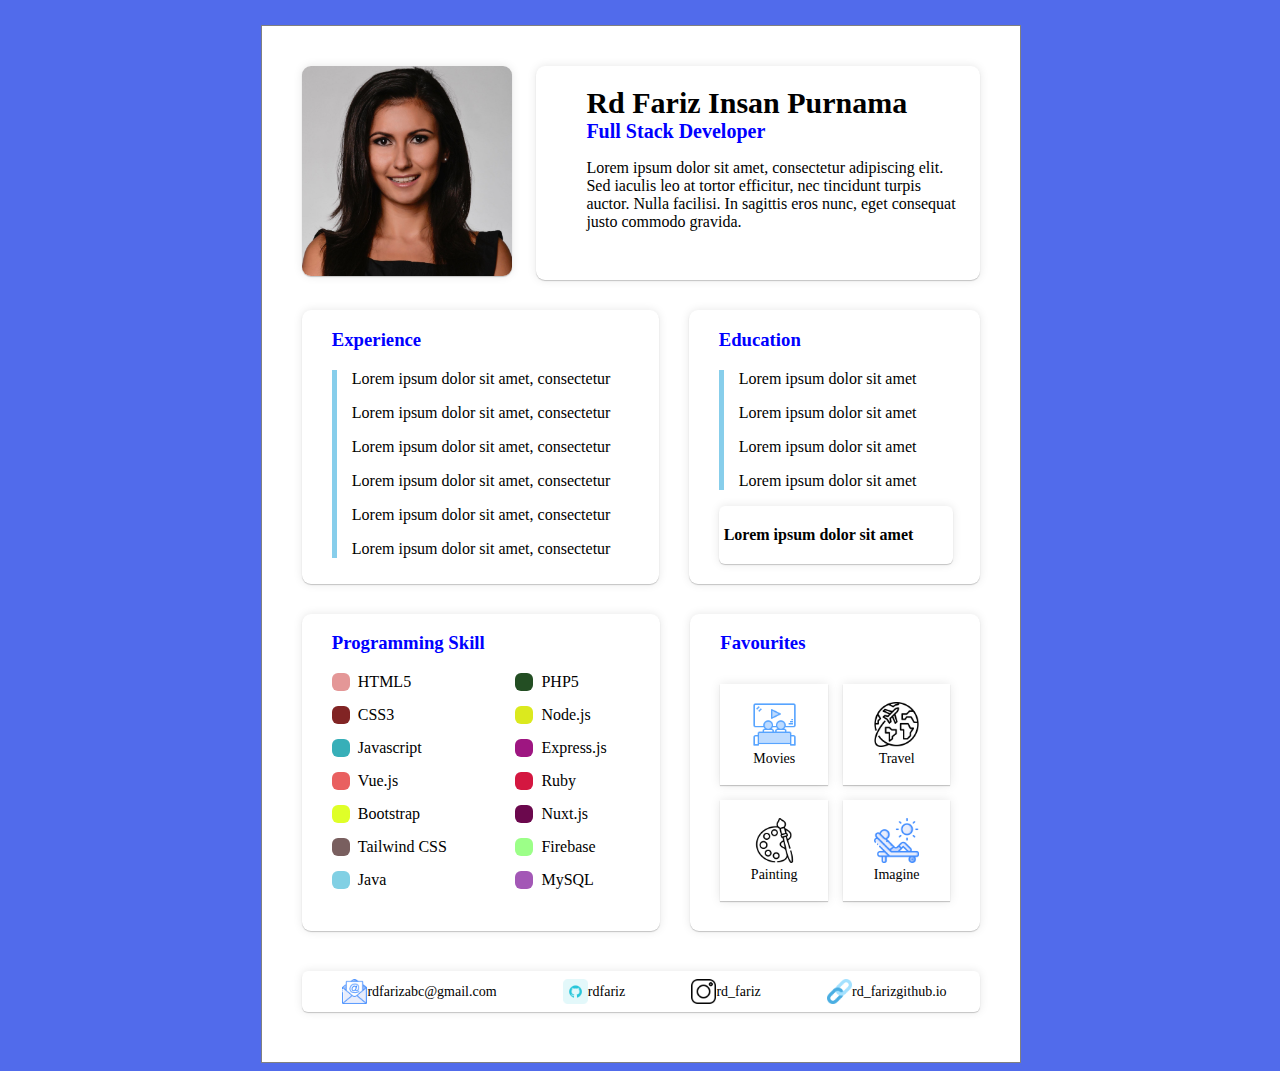
<file: css/cv/index.html>
<!DOCTYPE html>
<html lang="en">
<head>
    <meta charset="UTF-8">
    <meta http-equiv="X-UA-Compatible" content="IE=edge">
    <meta name="viewport" content="width=device-width, initial-scale=1.0">
    <link href="style.css" rel="stylesheet">
    <title>Document</title>
</head>
<body>
<div class="main">
		<div class="section1">
			
			<div class="flex-container">
				<div class="abc">	
					<img src="4.jpg" width="210px" height="210px" style=" border-radius: 9px;box-shadow:0 1px 1px 0 rgba(0, 0, 0, 0.2), 0 0 10px 0 rgba(0, 0, 0, 0.10);">
				</div>
				<div style="font-size:30px; padding:20px; margin-left:50px;
					padding-left:50px; width:60%;"><b>Rd Fariz Insan Purnama</b>
					<p style="margin:0; font-size:20px; color:blue;"><b>Full Stack Developer</b></p>
					<p style="font-size:16px;">Lorem ipsum dolor sit amet, consectetur adipiscing elit. Sed iaculis leo at
					tortor efficitur, nec tincidunt turpis auctor. Nulla facilisi. In sagittis eros nunc,
					eget consequat justo commodo gravida.</p> 
				</div>
    
			</div>
				<div class="flex-container">
					<div id="part2">	
						<h3 style="color:blue;">Experience</h3>
							<div class="cont"><p>Lorem ipsum dolor sit amet, consectetur </p>
								<p>Lorem ipsum dolor sit amet, consectetur </p>
								<p>Lorem ipsum dolor sit amet, consectetur </p>
								<p>Lorem ipsum dolor sit amet, consectetur </p>
								<p>Lorem ipsum dolor sit amet, consectetur </p>
								<p>Lorem ipsum dolor sit amet, consectetur </p>
							</div>
					</div>
					<div id="part3"><h3 style="color:blue;">Education</h3>
						<div class="cont2">
							<div class="ab"><p>Lorem ipsum dolor sit amet </p>
								<p>Lorem ipsum dolor sit amet </p>
								<p>Lorem ipsum dolor sit amet </p>
								<p>Lorem ipsum dolor sit amet  </p></div>
							
							</div><div id="part4"><b>Lorem ipsum dolor sit amet</b>
						</div>
					</div>
				</div>
			<div class="flex-container">
				<div id="part5">	
					<h3 style="color:blue;">Programming Skill</h3>
						<div class="part6">
								<div class="small-grid">
									<div id="box" style="background-color:rgb(228, 151, 151);"></div>
									<div id="box-item">HTML5</div>
								</div>
								<div class="small-grid">
									<div id="box" style="background-color:rgb(35, 78, 35);"></div> 
									<div id="box-item">PHP5</div>
								</div>
								<div class="small-grid">
									<div id="box" style="background-color:rgb(129, 36, 36);"></div> 
									<div id="box-item">CSS3</div>
								</div>
								<div class="small-grid">
									<div id="box" style="background-color:rgb(219, 233, 30);"></div> 
									<div id="box-item">Node.js</div>
								</div>
								<div class="small-grid">
									<div id="box" style="background-color:rgb(55, 175, 184);"></div>
									<div id="box-item">Javascript</div>
								</div>
								<div class="small-grid">
									<div id="box" style="background-color:rgb(158, 22, 129);"></div>
									<div id="box-item">Express.js</div>
								</div>
								<div class="small-grid">
									<div id="box" style="background-color:rgb(233, 96, 96);"></div>
									<div id="box-item">Vue.js</div>
								</div>
								<div class="small-grid">
									<div id="box" style="background-color:rgb(212, 23, 64);"></div>
									<div id="box-item">Ruby</div>
								</div>
								<div class="small-grid">
									<div id="box" style="background-color:rgba(217, 255, 0, 0.842);"></div>
									<div id="box-item">Bootstrap</div>
								</div>
								<div class="small-grid">
									<div id="box" style="background-color:rgb(107, 8, 77);"></div>
									<div id="box-item">Nuxt.js</div>
								</div>
								<div class="small-grid">
									<div id="box" style="background-color:rgb(121, 95, 95);"></div>
									<div id="box-item">Tailwind CSS</div>
								</div>
								<div class="small-grid">
									<div id="box" style="background-color:rgba(43, 255, 0, 0.466);"></div>
									<div id="box-item">Firebase</div>
								</div>
								<div class="small-grid">
									<div id="box" style="background-color:rgb(129, 208, 228);"></div>
									<div id="box-item">Java</div>
								</div>
								<div class="small-grid">
									<div id="box" style="background-color:rgb(163, 88, 182);"></div>
									<div id="box-item">MySQL</div>
								</div>
						</div>
				</div>
				
				<div id="part7"><h3 style="color:blue;">Favourites</h3>
					<div class="grid-container"> 
							<div class="grid-item1">
								<img src="cinema.png" alt="Movies" width="45" height="45">Movies
							</div>
							<div class="grid-item1">
								<img src="around.png" alt="Travel" width="45" height="45"> Travel
							</div>
							<div class="grid-item1">
								<img src="color-palette.png" alt="Painting" width="45" height="45">Painting
								</div>
							<div class="grid-item1">
								<img src="sunbathing.png" alt="Imagine" width="45" height="45">Imagine
							</div>
					</div>
				</div>
				</div>
					<div class="footer">
						<div class="item"><img src="email.png" alt="gmail" width="25" height="25">rdfarizabc@gmail.com</div>
						<div class="item"><img src="github.png" alt="github" width="25" height="25">rdfariz</div>
						<div class="item"><img src="instagram.png" alt="instagram" width="25" height="25">rd_fariz</div>
						<div class="item"><img src="link.png" alt="other" width="25" height="25">rd_farizgithub.io</div>
					</div>
			</div>
		</div>		

</div>
</body>
</html>
</file>
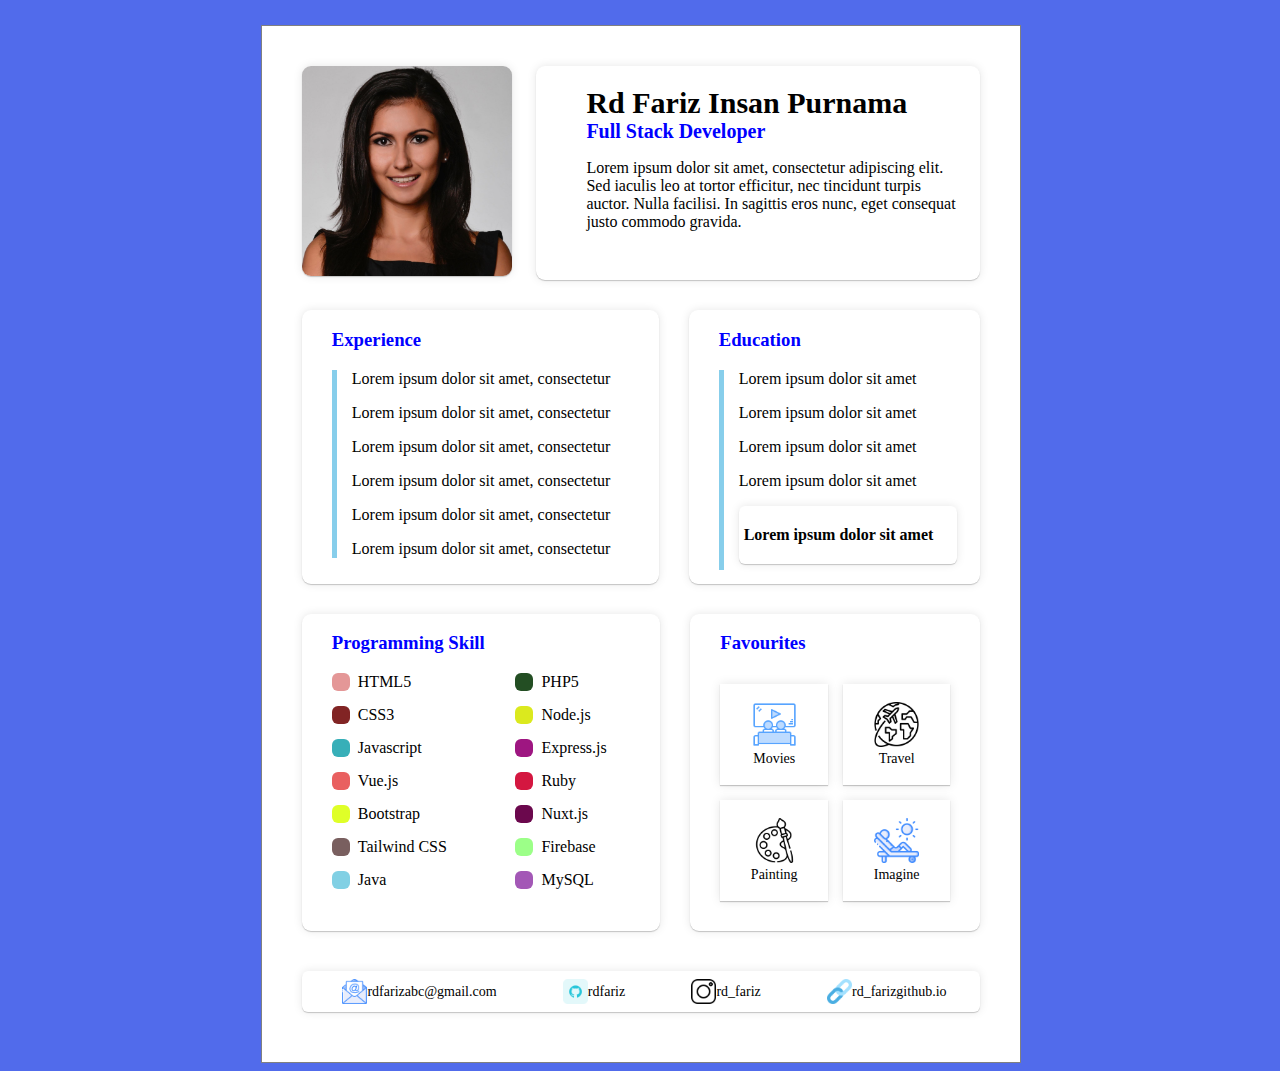
<file: css/position/index.html>
<!DOCTYPE html>
<html lang="en">
<head>
    <meta charset="UTF-8">
    <meta http-equiv="X-UA-Compatible" content="IE=edge">
    <meta name="viewport" content="width=device-width, initial-scale=1.0">
    <link href="style.css" rel="stylesheet">
    <title>Document</title>
</head>
<body>
<div class="main">
		<div class="section1">
			
			<div class="flex-container">
				<div class="abc">	
					<img src="4.jpg" width="210px" height="210px" style=" border-radius: 9px;box-shadow:0 1px 1px 0 rgba(0, 0, 0, 0.2), 0 0 10px 0 rgba(0, 0, 0, 0.10);">
				</div>
				<div style="font-size:30px; padding:20px; margin-left:50px;
					padding-left:50px; width:60%;"><b>Rd Fariz Insan Purnama</b>
					<p style="margin:0; font-size:20px; color:blue;"><b>Full Stack Developer</b></p>
					<p style="font-size:16px;">Lorem ipsum dolor sit amet, consectetur adipiscing elit. Sed iaculis leo at
					tortor efficitur, nec tincidunt turpis auctor. Nulla facilisi. In sagittis eros nunc,
					eget consequat justo commodo gravida.</p> 
				</div>
    
			</div>
				<div class="flex-container">
					<div id="part2">	
						<h3 style="color:blue;">Experience</h3>
							<div class="cont"><p>Lorem ipsum dolor sit amet, consectetur </p>
								<p>Lorem ipsum dolor sit amet, consectetur </p>
								<p>Lorem ipsum dolor sit amet, consectetur </p>
								<p>Lorem ipsum dolor sit amet, consectetur </p>
								<p>Lorem ipsum dolor sit amet, consectetur </p>
								<p>Lorem ipsum dolor sit amet, consectetur </p>
							</div>
					</div>
					<div id="part3"><h3 style="color:blue;">Education</h3>
						<div class="cont2"><p>Lorem ipsum dolor sit amet </p>
							<p>Lorem ipsum dolor sit amet </p>
							<p>Lorem ipsum dolor sit amet </p>
							<p>Lorem ipsum dolor sit amet  </p>
							<div id="part4"><b>Lorem ipsum dolor sit amet</b>
							</div>
						</div>
					</div>
				</div>
			<div class="flex-container">
				<div id="part5">	
					<h3 style="color:blue;">Programming Skill</h3>
						<div class="part6">
								<div class="small-grid">
									<div id="box" style="background-color:rgb(228, 151, 151);"></div>
									<div id="box-item">HTML5</div>
								</div>
								<div class="small-grid">
									<div id="box" style="background-color:rgb(35, 78, 35);"></div> 
									<div id="box-item">PHP5</div>
								</div>
								<div class="small-grid">
									<div id="box" style="background-color:rgb(129, 36, 36);"></div> 
									<div id="box-item">CSS3</div>
								</div>
								<div class="small-grid">
									<div id="box" style="background-color:rgb(219, 233, 30);"></div> 
									<div id="box-item">Node.js</div>
								</div>
								<div class="small-grid">
									<div id="box" style="background-color:rgb(55, 175, 184);"></div>
									<div id="box-item">Javascript</div>
								</div>
								<div class="small-grid">
									<div id="box" style="background-color:rgb(158, 22, 129);"></div>
									<div id="box-item">Express.js</div>
								</div>
								<div class="small-grid">
									<div id="box" style="background-color:rgb(233, 96, 96);"></div>
									<div id="box-item">Vue.js</div>
								</div>
								<div class="small-grid">
									<div id="box" style="background-color:rgb(212, 23, 64);"></div>
									<div id="box-item">Ruby</div>
								</div>
								<div class="small-grid">
									<div id="box" style="background-color:rgba(217, 255, 0, 0.842);"></div>
									<div id="box-item">Bootstrap</div>
								</div>
								<div class="small-grid">
									<div id="box" style="background-color:rgb(107, 8, 77);"></div>
									<div id="box-item">Nuxt.js</div>
								</div>
								<div class="small-grid">
									<div id="box" style="background-color:rgb(121, 95, 95);"></div>
									<div id="box-item">Tailwind CSS</div>
								</div>
								<div class="small-grid">
									<div id="box" style="background-color:rgba(43, 255, 0, 0.466);"></div>
									<div id="box-item">Firebase</div>
								</div>
								<div class="small-grid">
									<div id="box" style="background-color:rgb(129, 208, 228);"></div>
									<div id="box-item">Java</div>
								</div>
								<div class="small-grid">
									<div id="box" style="background-color:rgb(163, 88, 182);"></div>
									<div id="box-item">MySQL</div>
								</div>
						</div>
				</div>
				
				<div id="part7"><h3 style="color:blue;">Favourites</h3>
					<div class="grid-container"> 
							<div class="grid-item1">
								<img src="cinema.png" alt="Movies" width="45" height="45">Movies
							</div>
							<div class="grid-item1">
								<img src="around.png" alt="Travel" width="45" height="45"> Travel
							</div>
							<div class="grid-item1">
								<img src="color-palette.png" alt="Painting" width="45" height="45">Painting
								</div>
							<div class="grid-item1">
								<img src="sunbathing.png" alt="Imagine" width="45" height="45">Imagine
							</div>
					</div>
				</div>
				</div>
					<div class="footer">
						<div class="item"><img src="email.png" alt="gmail" width="25" height="25">rdfarizabc@gmail.com</div>
						<div class="item"><img src="github.png" alt="github" width="25" height="25">rdfariz</div>
						<div class="item"><img src="instagram.png" alt="instagram" width="25" height="25">rd_fariz</div>
						<div class="item"><img src="link.png" alt="other" width="25" height="25">rd_farizgithub.io</div>
					</div>
			</div>
		</div>		

</div>
</body>
</html>
</file>
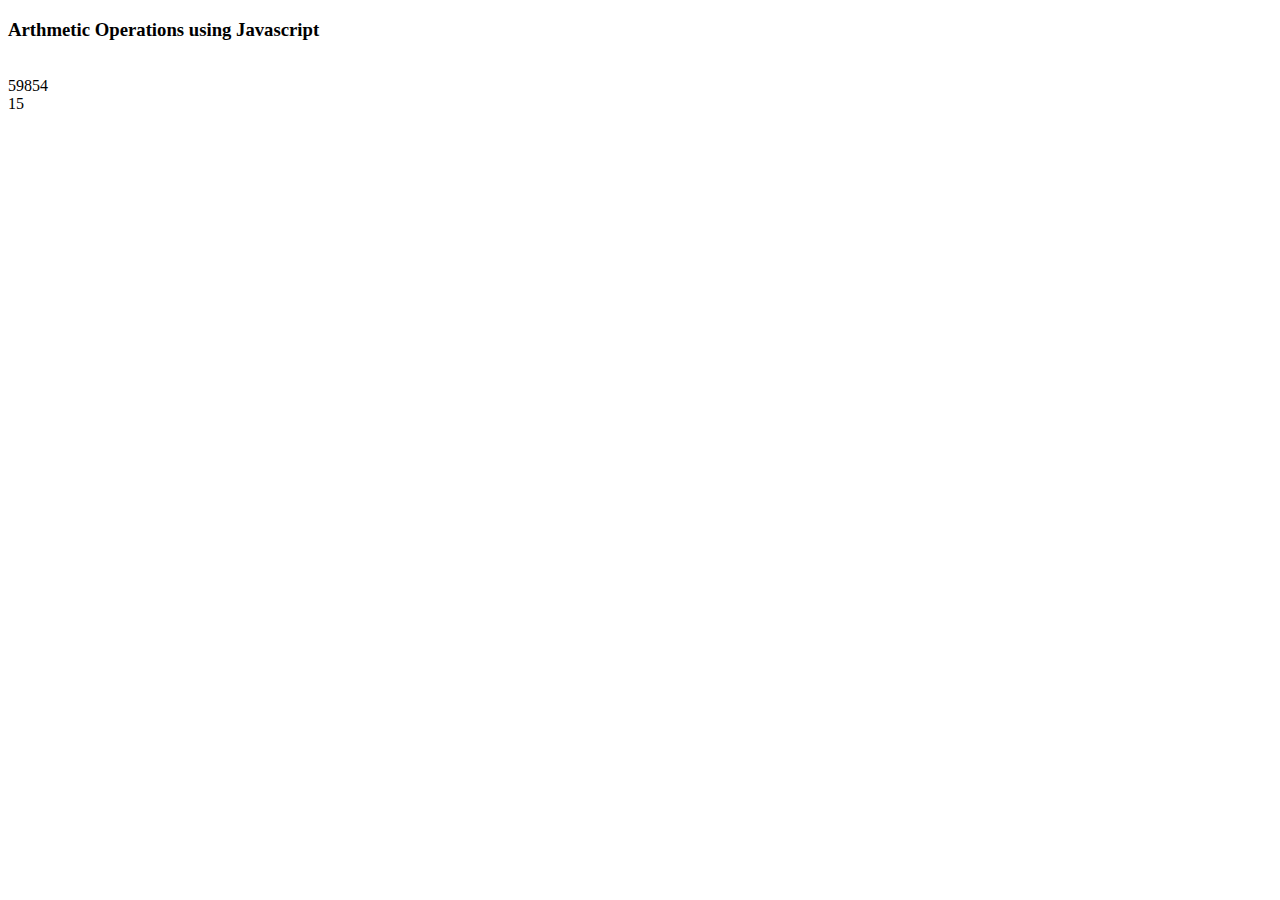
<file: javascript/arithmetic .html>
<!DOCTYPE html>
<html lang="en">
<head>
    <meta charset="UTF-8">
    <meta http-equiv="X-UA-Compatible" content="IE=edge">
    <meta name="viewport" content="width=device-width, initial-scale=1.0">
    <title>Document</title>
</head>
<body>
    <h3> Arthmetic Operations using Javascript</h3>
<br>
    <script>
        document.write(58888+966);
        alert(500-85);
        console.log(8*5);
     </script>
     <br>
    <script>
        let a=10;
        let b=5;
        let c= a+b;
        document.write(c);
    </script>
    
</body>
</html>
</file>
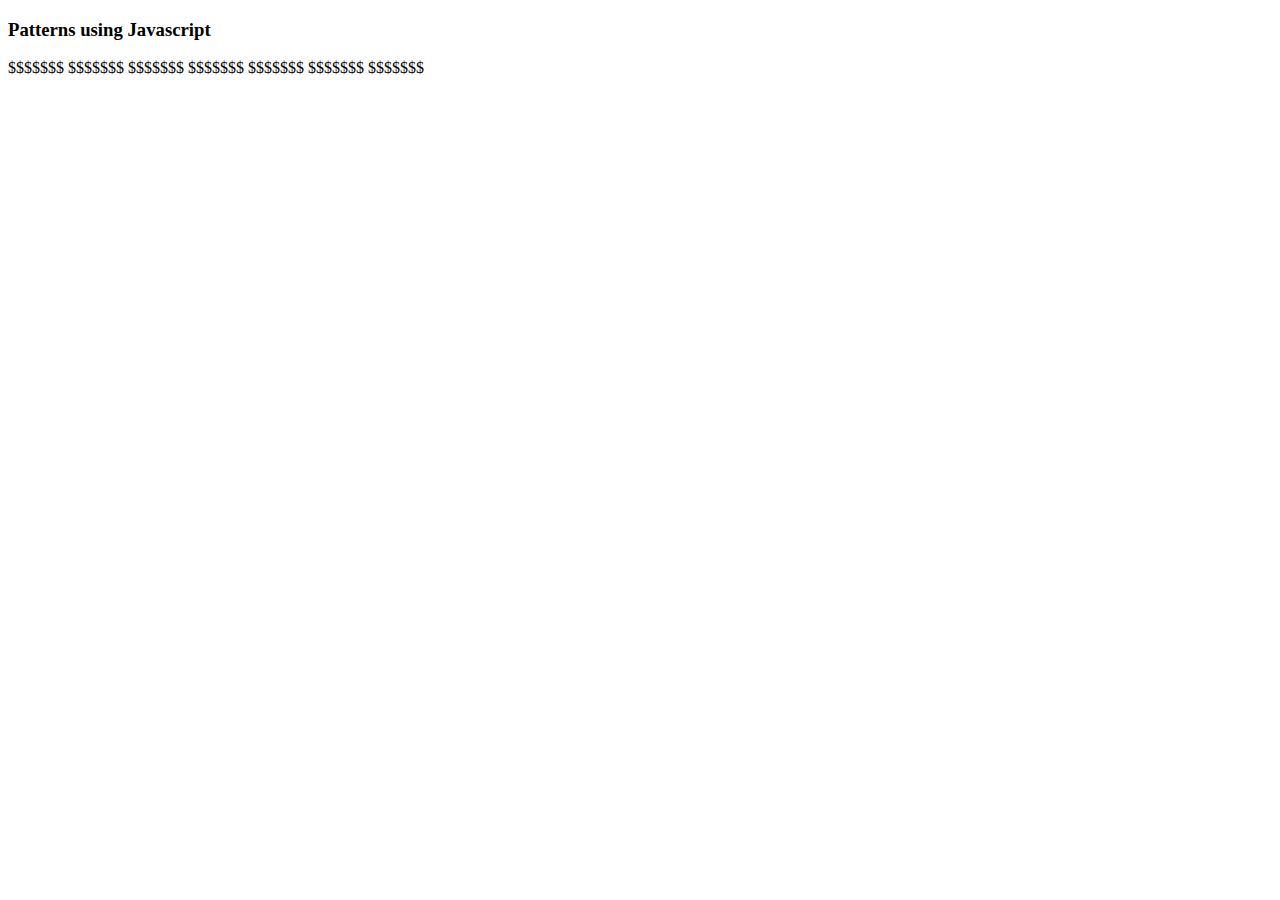
<file: javascript/patterns.html>
<!DOCTYPE html>
<html lang="en">
<head>
    <meta charset="UTF-8">
    <meta http-equiv="X-UA-Compatible" content="IE=edge">
    <meta name="viewport" content="width=device-width, initial-scale=1.0">
    <title>Document</title>
</head>
<body>
    <h3>Patterns using Javascript</h3>
    <script>
        let a=7;
        let string="";
        for(let i=0; i<a; i++)
        {
            for(let j=0; j<a; j++)
            {
                string +="$";
            }
            string += "\n";
        }
        alert(string);
        document.write(string);
        console.log(string);
    </script>
</body>
</html>
</file>
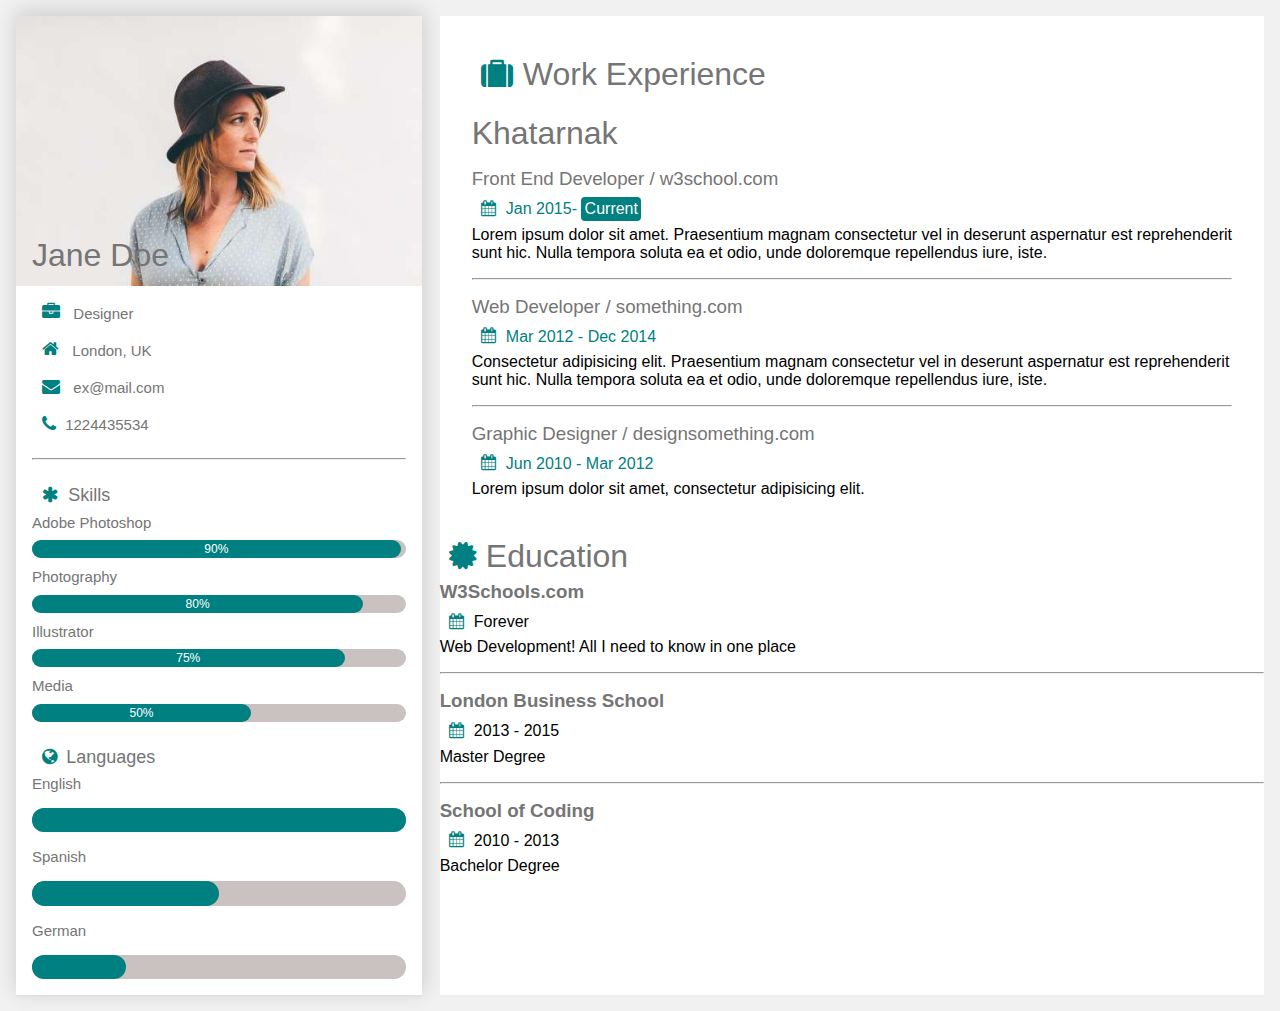
<file: css/layout2 resp/first.html>
<!DOCTYPE html>
<html lang="en">
    <head>
        <meta charset="UTF-8">
        <meta http-equiv="X-UA-Compatible" content="IE=edge">
        <meta name="viewport" content="width=device-width, initial-scale=1.0">
        <link rel="stylesheet"
            href="https://cdnjs.cloudflare.com/ajax/libs/font-awesome/4.7.0/css/font-awesome.min.css">
        <link href="style.css" rel="stylesheet">
        <title>Document</title>
    </head>
    <body>
        <div class="container">
            <div class="container-primary cp-property">
                <div class="demo-img">
                    <img class="image" src="avatar.jpg" alt="avatar">
                    <h1 class="avatar-name">Jane Doe</h1>

                </div>
                <div class="about font-property basic">
                    <p><i class="fa fa-briefcase fa-fa-color gap fafa-size"></i>
                        Designer</p>
                    <p><i class="fa fa-home fa-fa-color gap fafa-size"></i>
                        London, UK</p>
                    <p><i class="fa fa-envelope fa-fa-color gap fafa-size"></i>
                        ex@mail.com</p>
                    <p> <i class="fa fa-phone fa-fa-color gap fafa-size"></i>1224435534</p><hr>
                </div>
                <div class="skills font-property basic">
                    <h2> <i class="fa fa-asterisk fa-fa-color gap fafa-size"></i>Skills</h2>
                    <p>Adobe Photoshop</p>
                    <div class="box box-property">
                        <div class="box-container box-container-property"
                            style="width: 90%;">90%</div>
                    </div>
                    <p>Photography</p>
                    <div class="box box-property">
                        <div class="box-container box-container-property"
                            style="width: 80%;">80%</div>
                    </div>
                    <p>Illustrator</p>
                    <div class="box box-property">
                        <div class="box-container box-container-property"
                            style="width: 75%;">75%</div>
                    </div>
                    <p>Media</p>
                    <div class="box box-property">
                        <div class="box-container box-container-property"
                            style="width: 50%;">50%</div>
                    </div>
                </div>
                <div class="Languages font-property basic">
                    <h2><i class="fa fa-globe fa-fa-color gap fafa-size"></i>Languages</h2>
                    <p>English</p>
                    <div class="box2 box-property2">
                        <div class="box-container2 box-container-property2"
                            style="width: 100%;">100%</div>
                    </div>
                    <p>Spanish</p>
                    <div class="box2 box-property2">
                        <div class="box-container2 box-container-property2"
                            style="width: 50%;">50%</div>
                    </div>
                    <p>German</p>
                    <div class="box2 box-property2">
                        <div class="box-container2 box-container-property2"
                            style="width: 25%;">25%</div>
                    </div>
                </div>
            </div>
            <div class="container-secondary">
                <div class="cs-container cs-font margin-bottom">
                    <div class="work-exp">
                        <h1 class="h1-text h1-padding"><i class="fa fa-suitcase
                                fa-fa-color gap2"></i>Work
                            Experience</h1>
                        <h1 class="h1-text h1-padding">Khatarnak</h1>
                        <h3>Front End Developer / w3school.com</h3>
                        <h4 class="text-color"><i class="fa fa-calendar
                                fa-fa-color gap basic"></i>Jan
                            2015- <span class="text-white bg-teal small-box">Current</span></h4>
                        <p>Lorem ipsum dolor sit amet. Praesentium magnam
                            consectetur vel in deserunt aspernatur est
                            reprehenderit
                            sunt hic. Nulla tempora soluta ea et odio, unde
                            doloremque repellendus iure, iste.</p><hr>

                        <h3>Web Developer / something.com</h3>
                        <h4 class="text-color"><i class="fa fa-calendar
                                fa-fa-color gap basic"></i>Mar
                            2012 - Dec 2014</h4>
                        <p>Consectetur adipisicing elit. Praesentium magnam
                            consectetur vel in deserunt aspernatur est
                            reprehenderit
                            sunt hic. Nulla tempora soluta ea et odio, unde
                            doloremque repellendus iure, iste.</p><hr>
                        <h3>Graphic Designer / designsomething.com</h3>
                        <h4 class="text-color"><i class="fa fa-calendar
                                fa-fa-color gap"></i>Jun
                            2010 - Mar 2012</h4>
                        <p>Lorem ipsum dolor sit amet, consectetur adipisicing
                            elit.</p>
                    </div>
                </div>
                <div class="cs-container-third">
                    <h1><i class="fa fa-certificate fa-fa-color gap"></i>Education</h1>
                    <div>
                        <h3><b>W3Schools.com</b></h3>
                        <h4><i class="fa fa-calendar fa-fa-color gap basic"></i>Forever</h4>
                        <p>Web Development! All I need to know in one place</p>
                        <hr>
                    </div>
                    <div>
                        <h3><b>London Business School</b></h3>
                        <h4><i class="fa fa-calendar fa-fa-color gap"></i>2013 -
                            2015</h4>
                        <p>Master Degree</p>
                        <hr>
                    </div>
                    <div>
                        <h3><b>School of Coding</b></h3>
                        <h4><i class="fa fa-calendar fa-fa-color gap"></i>2010 -
                            2013</h4>
                        <p>Bachelor Degree</p><br>
                    </div>
                </div>
            </body>
            <script src="./fetchfile.js"></script>
        </html>
</file>
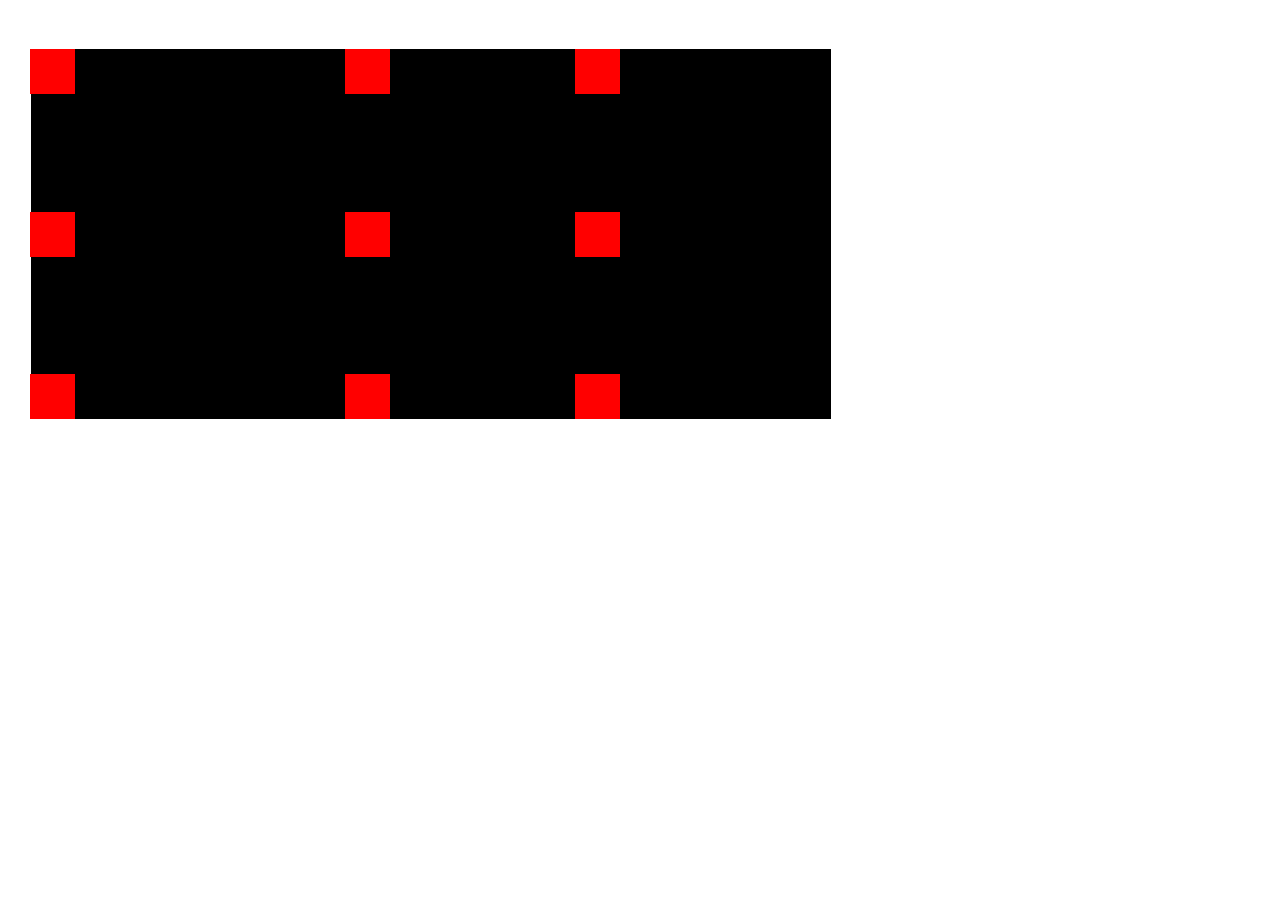
<file: css/position/figma.html>
<!DOCTYPE html>
<html lang="en">

<head>
    <meta charset="UTF-8">
    <meta http-equiv="X-UA-Compatible" content="IE=edge">
    <meta name="viewport" content="width=device-width, initial-scale=1.0">
    <title>Document</title>
    <style>
        .bigbox {
            width: 800px;
            height: 370px;
            margin-left: 23px;
            margin-top: 49px;
            background-color: #000;
            display: grid;
            grid-template-columns: auto auto;


        }

        .box {
            position: absolute;
            background-color: #FF0000;
            
            width: 45px;
            height: 45px;
            z-index: 1;
        }
    </style>
</head>

<body>
    <div class="bg-graphics">
        <div class="bigbox">
            <div class="box" style=" top:49px; left:30px;"></div>
            <div class="box" style=" top:49px; left:345px;"></div>
            <div class="box" style=" top:49px; right:660px;"></div>
            <div class="box" style=" top:212px;left:30px;"></div>
            <div class="box" style=" top:212px;left:345px;"></div>
            <div class="box" style=" top:212px; right:660px;"></div>
            <div class="box" style=" top:374px; left:30px;"></div>
            <div class="box" style=" top:374px; left:345px;"></div>
            <div class="box" style=" top:374px; right:660px;"></div>
        </div>

    </div>
</body>

</html>
</file>
<file: css/cv/style.css>
body
{
background-color:#516BEB;


}
.main{
	width:60%;
	margin-left:20%;
	margin-top:2%;
	border-width:0.5px;
	border-style:solid;
	border-color:grey;
	background-color:#fff;
	font-family:calibri;
}

.ab{
	margin-left:15px;
}

.section1{
    border-width:0.5px;
	margin-top:30px;
	margin-left:30px;
	margin-right:30px;
	}


.flex-container {
  display: flex;
 
}

.flex-container > div  {
    margin: 10px;
    width: 25%;     
    border-radius: 9px;
	box-shadow:0 1px 1px 0 rgba(0, 0, 0, 0.2), 0 0 10px 0 rgba(0, 0, 0, 0.10);
	
}
.flex-container .abc{
	box-shadow:unset;
}
#part2 {
	margin-top:20px;
	width:50%;
	padding-left:30px;
	padding-bottom:10px;
	

}
.cont{
    border-width:0 0 0 5px;
	border-style:solid;
	border-color:skyblue;
	padding-left:15px;
	
}
#part3{
margin-top:20px;
	width:40%;
	padding-left:30px;
	padding-bottom:10px;
	margin-left:20px;
}
.cont2{
    border-width:0 0 0 5px;
	border-style:solid;
	border-color:skyblue;
	
	
	}
	
	#part4{
    width: 80%;     
    border-radius: 6px;
	margin-left:0;
	padding:20px;
	padding-left:5px;
	box-shadow:0 1px 1px 0 rgba(0, 0, 0, 0.2), 0 0 10px 0 rgba(0, 0, 0, 0.10);
	}

	
	#part5{
    margin-top:20px;
	width:50%;
	padding-left:30px;
	padding-bottom:10px;
	}

	#part7{
	margin-top:20px;
	width:35%;
	padding-left:30px;
	padding-right:30px;
	padding-bottom:10px;
	margin-left:20px;
	
}
	.grid-container {
  display: grid;
  gap: 15px 15px;
  grid-template-columns: auto auto ;
  margin-bottom:20px;
  margin-top:30px;
  
}

.grid-item1 {
  padding: 18px;
  font-size: 14px;
  text-align: center;
  box-shadow:0 1px 1px 0 rgba(0, 0, 0, 0.2), 0 0 10px 0 rgba(0, 0, 0, 0.10);
}
.footer{
	display:grid;
	gap: 15px;
	grid-template-columns: auto auto auto auto ;
	padding:8px;
	margin-bottom:50px;
	border-radius:6px;
	margin-left:10px;
	margin-right:10px;
	box-shadow:0 1px 1px 0 rgba(0, 0, 0, 0.2), 0 0 10px 0 rgba(0, 0, 0, 0.10);
	margin-top:30px;
	padding-left:15px;
  }
  .item{
	display:grid;
	grid-template-columns: auto auto;	  
	justify-content: center;
	  font-size:14px;
	  align-items: center;
	  
  }

  .part6 {
  display: grid;
  gap: 15px 15px;
  grid-template-columns: auto auto ;
  
  }
 
  .small-grid{
  	  display:grid;
	  grid-template-columns: auto auto;	  
	  justify-content: start;
  }

  #box{
	  border-radius:6px;
	  width:18px;
	  height:18px;
	   }

	#box-item{
		margin-inline:8px;
	}
</file>
<file: css/position/style.css>
body
{
background-color:#516BEB;


}
.main{
	width:60%;
	margin-left:20%;
	margin-top:2%;
	border-width:0.5px;
	border-style:solid;
	border-color:grey;
	background-color:#fff;
	font-family:calibri;
}



.section1{
    border-width:0.5px;
	margin-top:30px;
	margin-left:30px;
	margin-right:30px;
	}


.flex-container {
  display: flex;
 
}

.flex-container > div  {
    margin: 10px;
    width: 25%;     
    border-radius: 9px;
	box-shadow:0 1px 1px 0 rgba(0, 0, 0, 0.2), 0 0 10px 0 rgba(0, 0, 0, 0.10);
	
}
.flex-container .abc{
	box-shadow:unset;
}
#part2 {
	margin-top:20px;
	width:50%;
	padding-left:30px;
	padding-bottom:10px;
	

}
.cont{
    border-width:0 0 0 5px;
	border-style:solid;
	border-color:skyblue;
	padding-left:15px;
	
}
#part3{
margin-top:20px;
	width:40%;
	padding-left:30px;
	padding-bottom:10px;
	margin-left:20px;
}
.cont2{
    border-width:0 0 0 5px;
	border-style:solid;
	border-color:skyblue;
	padding-left:15px;
	height:200px;
	}
	
	#part4{
    width: 80%;     
    border-radius: 6px;
	margin-left:0;
	padding:20px;
	padding-left:5px;
	box-shadow:0 1px 1px 0 rgba(0, 0, 0, 0.2), 0 0 10px 0 rgba(0, 0, 0, 0.10);
	}

	
	#part5{
    margin-top:20px;
	width:50%;
	padding-left:30px;
	padding-bottom:10px;
	}

	#part7{
	margin-top:20px;
	width:35%;
	padding-left:30px;
	padding-right:30px;
	padding-bottom:10px;
	margin-left:20px;
	
}
	.grid-container {
  display: grid;
  gap: 15px 15px;
  grid-template-columns: auto auto ;
  margin-bottom:20px;
  margin-top:30px;
  
}

.grid-item1 {
  padding: 18px;
  font-size: 14px;
  text-align: center;
  box-shadow:0 1px 1px 0 rgba(0, 0, 0, 0.2), 0 0 10px 0 rgba(0, 0, 0, 0.10);
}
.footer{
	display:grid;
	gap: 15px;
	grid-template-columns: auto auto auto auto ;
	padding:8px;
	margin-bottom:50px;
	border-radius:6px;
	margin-left:10px;
	margin-right:10px;
	box-shadow:0 1px 1px 0 rgba(0, 0, 0, 0.2), 0 0 10px 0 rgba(0, 0, 0, 0.10);
	margin-top:30px;
	padding-left:15px;
  }
  .item{
	display:grid;
	grid-template-columns: auto auto;	  
	justify-content: center;
	  font-size:14px;
	  align-items: center;
	  
  }

  .part6 {
  display: grid;
  gap: 15px 15px;
  grid-template-columns: auto auto ;
  
  }
 
  .small-grid{
  	  display:grid;
	  grid-template-columns: auto auto;	  
	  justify-content: start;
  }

  #box{
	  border-radius:6px;
	  width:18px;
	  height:18px;
	   }

	#box-item{
		margin-inline:8px;
	}
</file>
<file: css/layout2 resp/style.css>
* {
margin: 0;
    padding: 0;
}

body {
    font-family: "roboto", sans-serif;
    font-weight:100;
    background-color:#f1f1f1;
    color:#000
}

hr {
    margin-top: 1rem;
    margin-bottom: 1rem;
}

h1,
h2,
h3,
h4,
h5,
h6 {
    font-family: "Roboto", sans-serif;
    font-weight:400;
}

h2 {
    font-size: 18px;
}

h1,
h2,
h3 {
    color: #757575;
   
}

.container {
    display: flex;

}


.container-primary {
    width: 33%;
    height: auto;
    margin: 1rem;
    background-color: #fff;

}
.cp-property{
    box-shadow: 0px 2px 0px 0.1px rgb(217 204 204 / 20%), 1px -4px 20px 1px rgb(0 0 0 / 15%);

}

.demo-img {
    width: 100%;
    display: block;
    position: relative;

}

.image {
    width: 100%;
}


.avatar-name {
    position: absolute;
    bottom: 0;
    margin: 1rem;

}

.basic {
    margin: 1rem;
    margin-top: 0.2rem;

}

.font-property {
    font-size: 15px;
    color: #757575;

}

.fa-fa-color {
    color: teal;
}

.gap {
    margin-right: 1rem;
    margin: 0.6rem;
}

.fafa-size {
    font-size: 18px;

}

.box {
    color: #000;
    background-color: #cac1c1;

}

.box-property {
    font-size: 12px;
    border-radius: 16px;
}

.box-container {
    color: #fff;
    background-color: teal;
    margin: 0.6rem 0;
}

.box-container-property {
    text-align: center;
    padding: 0.01rem 16px;
    border-radius: 16px;
    line-height: 1.5;
}

.box2 {
    color: #000;
    background-color: #cac1c1;

}

.box-property2 {
    font-size: 16px;
    border-radius: 16px;
}

.box-container2 {
    color:teal;
    background-color: teal;
    margin: 1rem 0;
}

.box-container-property2 {
    text-align: center;
    padding: 0.01rem;
    border-radius: 16px;
    line-height: 1.5;
}
.skills{
    width:auto;
    margin:1rem;
}

.languages{
    width:auto;
    margin:1rem;
}

/* container second */

.container-secondary {
    width: 67%;
    margin: 1rem;
    margin-left: 0.1rem;
    background-color: #fff;

}
.cs-container{
    margin: 1rem;
    padding:0.01rem 16px;
}

.cs-font{
    color: #000;
    background-color: #fff;
}
.margin-bottom{
    margin-bottom: 16px;
}

.work-exp{
    padding-top: 16px;
    padding-bottom: 16px;
}

.h1-text{
    color: #757575;
}

.h1-padding{
    padding-bottom: 16px;
}

.text-color{
    color: teal;
}

.text-white{
color: #fff;
}
.bg-teal{
background-color: teal;
border-radius: 4px
}

.small-box{
    display: inline-block;
    padding:0.2rem;
    text-align: center;
}

.gap2 {
    margin-right: 1rem;
    margin: 0.6rem;
}
</file>
